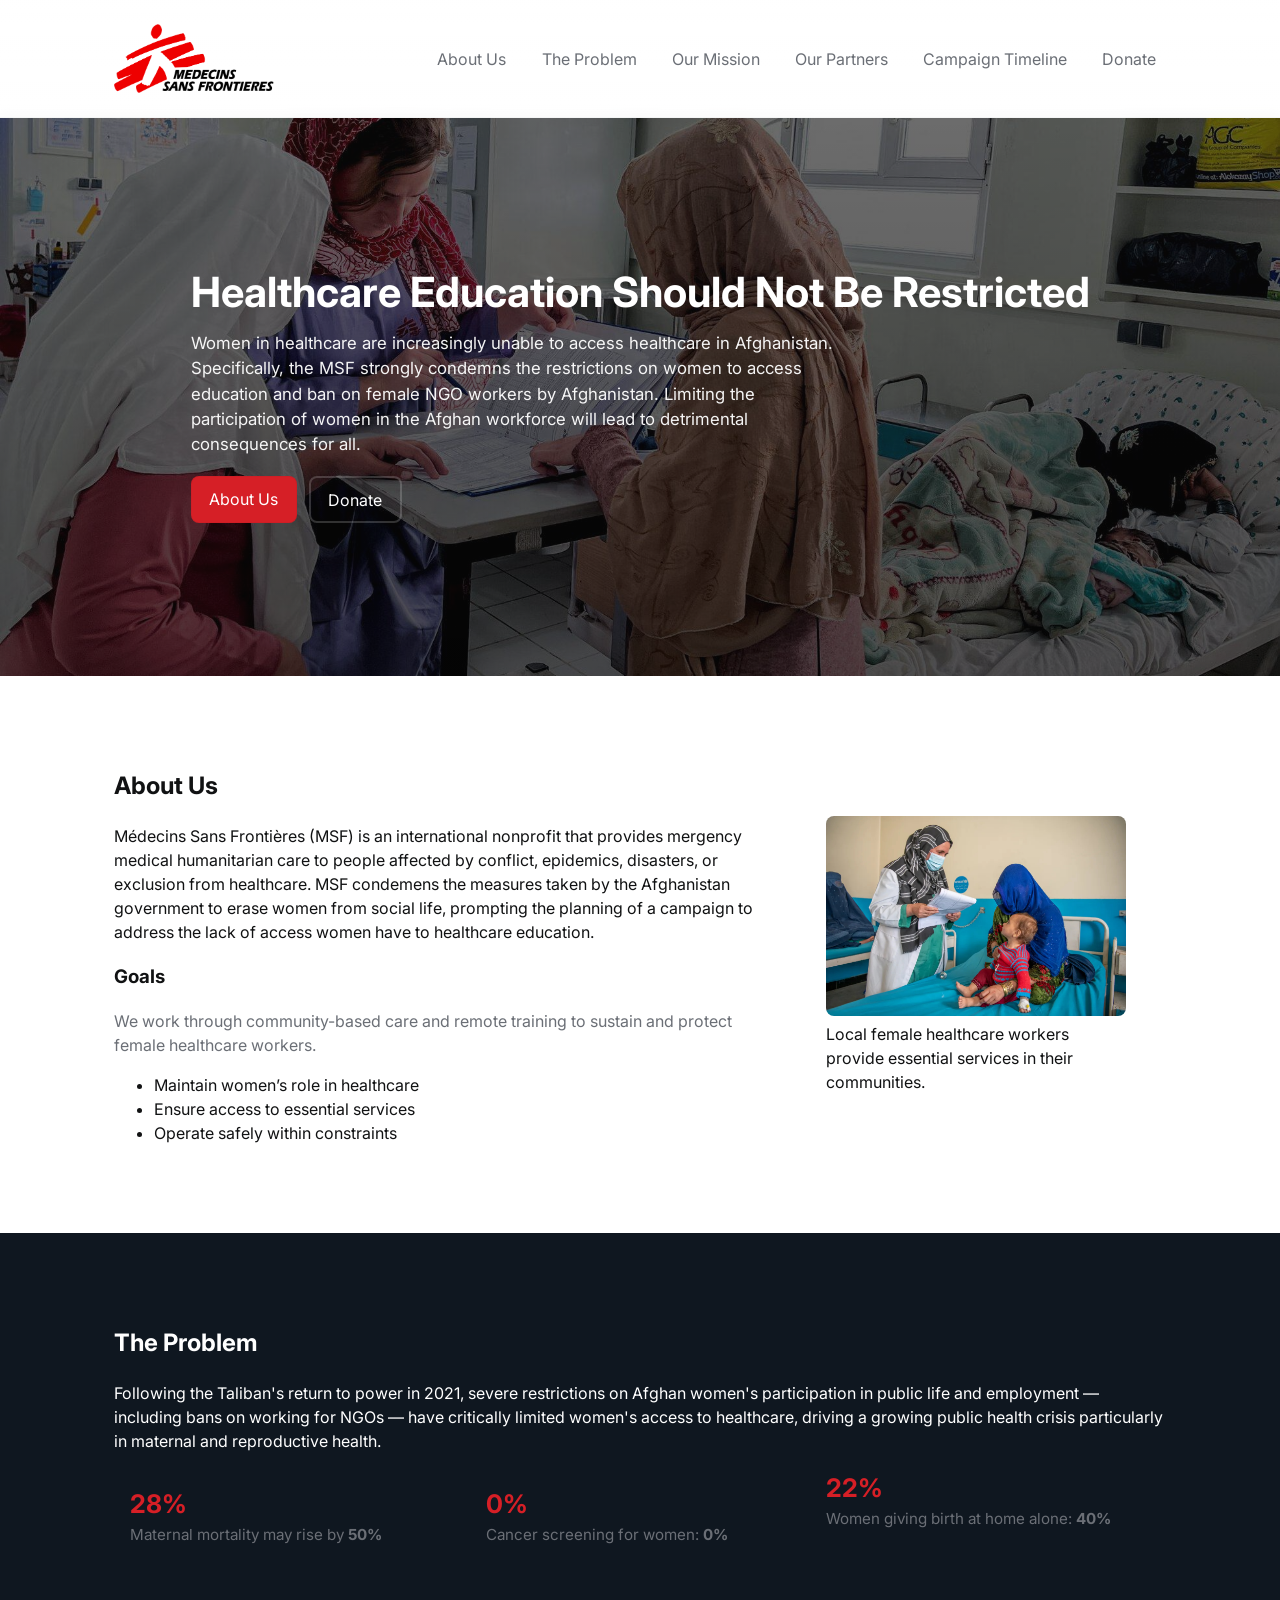
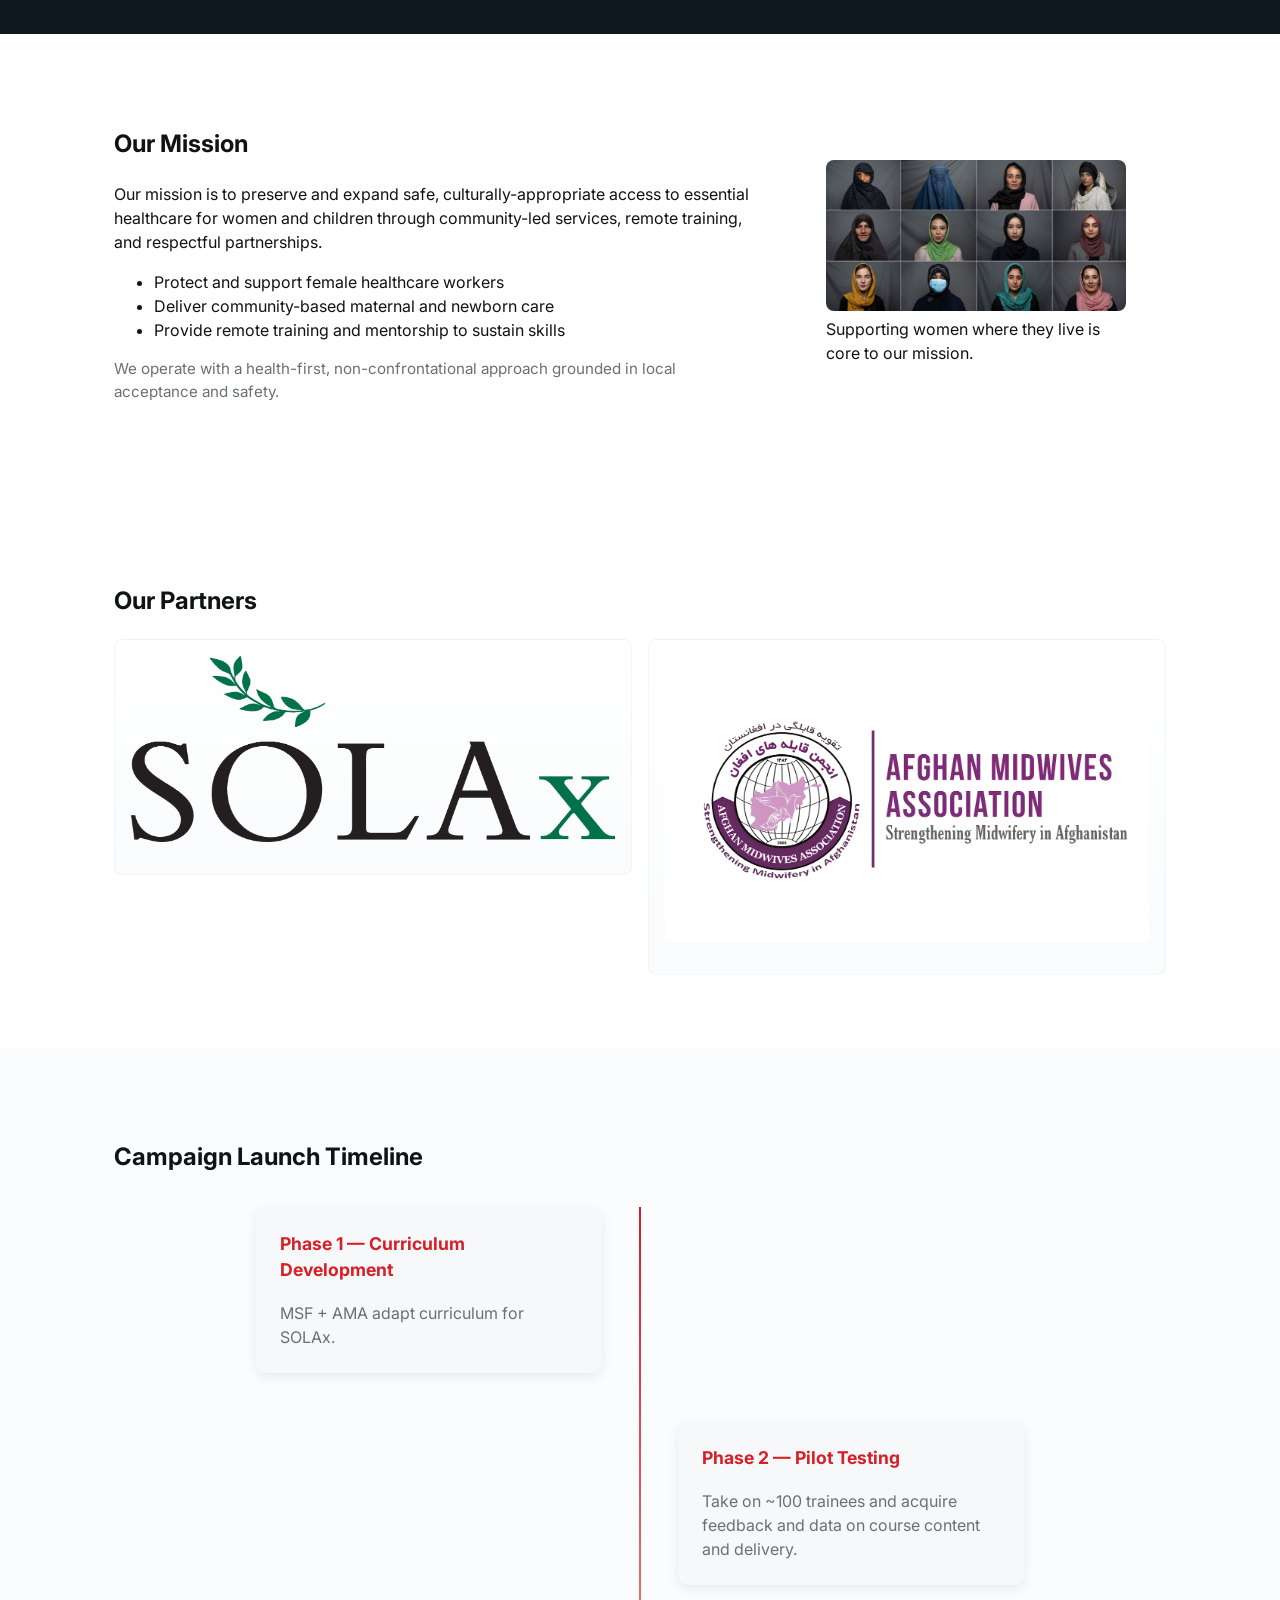
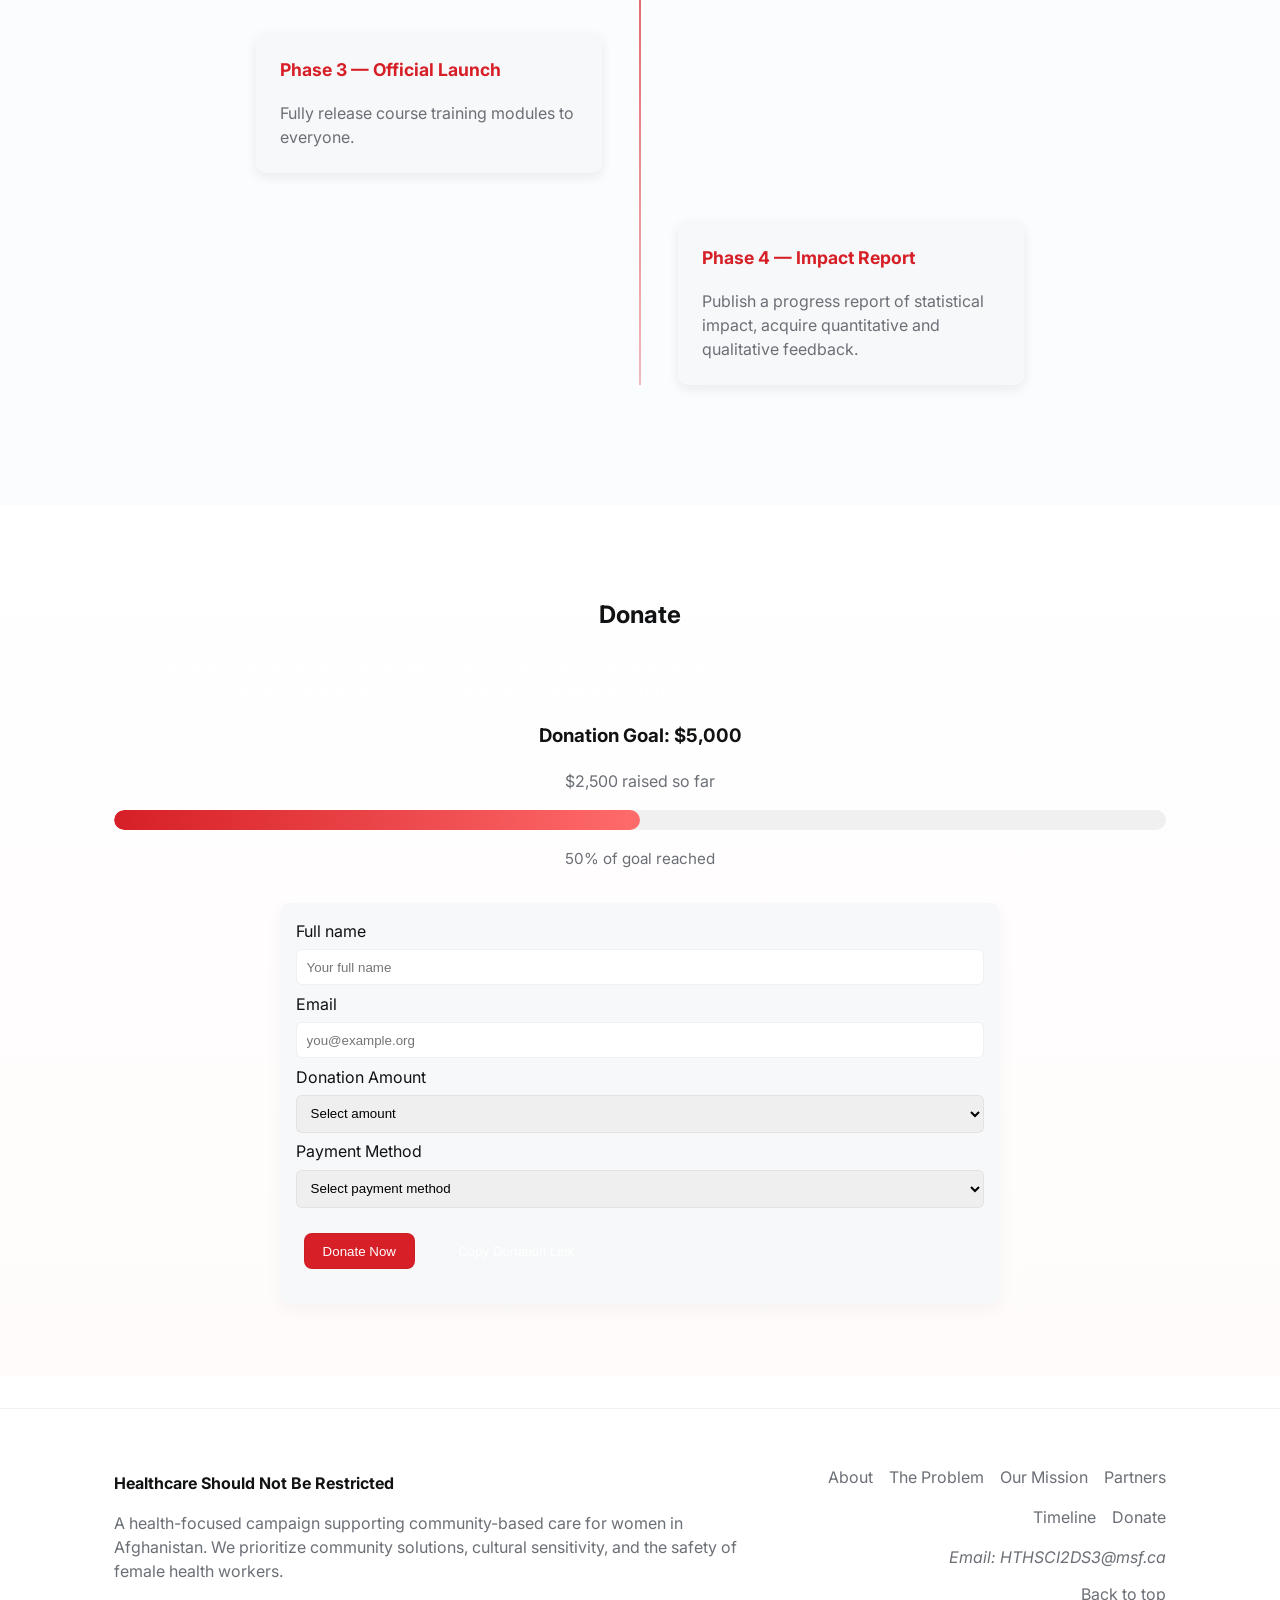
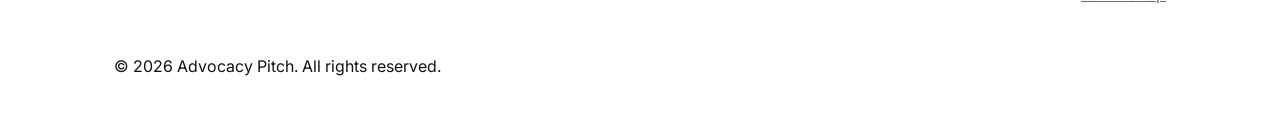
<file: index.html>
<!doctype html>
<html lang="en">
<head>
  <meta charset="utf-8" />
  <meta name="viewport" content="width=device-width, initial-scale=1" />
  <title>Healthcare Should Not Be Restricted — Campaign</title>
  <link rel="preconnect" href="https://fonts.gstatic.com" crossorigin>
  <link href="https://fonts.googleapis.com/css2?family=Inter:wght@300;400;600;700&display=swap" rel="stylesheet">
  <link rel="stylesheet" href="css/styles.css">
  <meta name="description" content="Campaign to support community-based healthcare for women in Afghanistan.">
</head>
<body>
  <header class="site-header" id="top">
    <nav class="nav container" aria-label="Main navigation">
      <a class="logo" href="#top">
        <!-- Replace with provided logo image (ensure the file exists at images/Médecins_Sans_Frontières_(logo).svg.png) -->
          <img src="images/Médecins_Sans_Frontières_(logo).svg.png" alt="Médecins Sans Frontières logo" class="logo-img" width="120" height="120">
          <!-- Visible text removed per request; keep accessible text for screen readers -->
          <span class="sr-only">Healthcare Campaign</span>
      </a>
      <button class="nav-toggle" aria-expanded="false" aria-controls="main-menu">Menu</button>
      <ul class="nav-menu" id="main-menu">
        <li><a href="#about">About Us</a></li>
        <li><a href="#problem">The Problem</a></li>
        <li><a href="#mission">Our Mission</a></li>
        <li><a href="#partners">Our Partners</a></li>
        <li><a href="#timeline">Campaign Timeline</a></li>
        <li><a href="#donate">Donate</a></li>
      </ul>
    </nav>
  </header>

  <main>
    <!-- HERO -->
    <section id="hero" class="hero" role="region" aria-labelledby="hero-heading">
      <!-- Large accessible hero image (replace URL with campaign-approved image) -->
      <div class="hero-media">
        <img src="images\MSB189448.jpg" class="hero-image" loading="eager">
        <div class="hero-overlay"></div>
      </div>
      <div class="container hero-content">
        <h1 id="hero-heading">Healthcare Education Should Not Be Restricted</h1>
        <p class="lead">Women in healthcare are increasingly unable to access healthcare in Afghanistan. Specifically, the MSF strongly condemns the restrictions on women to access education and ban on female NGO workers by Afghanistan. Limiting the participation of women in the Afghan workforce will lead to detrimental consequences for all.</p>
        <div class="hero-ctas">
          <a class="btn btn-primary" href="#about">About Us</a>
          <a class="btn btn-outline" href="#donate">Donate</a>
        </div>
      </div>
    </section>

    <!-- ABOUT -->
    <section id="about" class="section fade-up" aria-labelledby="about-heading">
      <div class="container two-col">
        <div>
          <h2 id="about-heading">About Us</h2>
          <p>Médecins Sans Frontières (MSF) is an international nonprofit that provides mergency medical humanitarian care to people affected by conflict, epidemics, disasters, or exclusion from healthcare. MSF condemens the measures taken by the Afghanistan government to erase women from social life, prompting the planning of a campaign to address the lack of access women have to healthcare education.</p>
          <h3>Goals</h3>
          <p class="muted">We work through community-based care and remote training to sustain and protect female healthcare workers.</p>
          <ul>
            <li>Maintain women’s role in healthcare</li>
            <li>Ensure access to essential services </li>
            <li>Operate safely within constraints</li>
          </ul>
        </div>
        <figure class="figure">
          <img src="images\Photo4-1695109866.jpg" alt="Community healthcare workers" loading="lazy">
          <figcaption>Local female healthcare workers provide essential services in their communities.</figcaption>
        </figure>
      </div>
    </section>

    <!-- THE PROBLEM -->
    <section id="problem" class="section section-dark fade-up" aria-labelledby="problem-heading">
      <div class="container">
        <h2 id="problem-heading">The Problem</h2>
        <p>Following the Taliban's return to power in 2021, severe restrictions on Afghan women's participation in public life and employment — including bans on working for NGOs — have critically limited women's access to healthcare, driving a growing public health crisis particularly in maternal and reproductive health.</p>
        <div class="stats grid stats--highlight">
          <div class="stat">
            <div class="stat-number" data-target="50">0%</div>
            <div class="stat-label">Maternal mortality may rise by <strong>50%</strong></div>
          </div>
          <div class="stat">
            <div class="stat-number" data-target="0">0%</div>
            <div class="stat-label">Cancer screening for women: <strong>0%</strong></div>
          </div>

          <div class="stt">
            <div class="stat-number" data-target="40">0%</div>
            <div class="stat-label">Women giving birth at home alone: <strong>40%</strong></div>
          </div>
        </div>
      </div>
    </section>

    <!-- OUR MISSION -->
    <section id="mission" class="section fade-up" aria-labelledby="mission-heading">
      <div class="container two-col">
        <div>
          <h2 id="mission-heading">Our Mission</h2>
          <p>Our mission is to preserve and expand safe, culturally-appropriate access to essential healthcare for women and children through community-led services, remote training, and respectful partnerships.</p>
          <ul>
            <li>Protect and support female healthcare workers</li>
            <li>Deliver community-based maternal and newborn care</li>
            <li>Provide remote training and mentorship to sustain skills</li>
          </ul>
          <p class="muted small">We operate with a health-first, non-confrontational approach grounded in local acceptance and safety.</p>
        </div>
        <figure class="figure">
          <img src="images/220915_afghan_women.jpg" loading="lazy">
          <figcaption>Supporting women where they live is core to our mission.</figcaption>
        </figure>
      </div>
    </section>

    <!-- PARTNERS -->
    <section id="partners" class="section fade-up" aria-labelledby="partners-heading">
      <div class="container">
        <h2 id="partners-heading">Our Partners</h2>
        <div class="grid partners">
          <div class="partner-card">
            <img src="images/Logo.webp" style="max-width:100%;height:auto;margin-bottom:.6rem">
          </div>
          <div class="partner-card">
            <img src="images/IMG_20240210_141724_968.jpg" alt="Partner logo placeholder" style="max-width:100%;height:auto;margin-bottom:.6rem">
          </div>
        </div>
      </div>
    </section>
    <!-- TIMELINE -->
    <section id="timeline" class="section section-alt fade-up" aria-labelledby="timeline-heading">
      <div class="container">
        <h2 id="timeline-heading">Campaign Launch Timeline</h2>
        <div class="timeline">
          <div class="timeline-item left">
            <div class="timeline-content">
              <h3>Phase 1 — Curriculum Development</h3>
              <p>MSF + AMA adapt curriculum for SOLAx.</p>
            </div>
          </div>
          <div class="timeline-item right">
            <div class="timeline-content">
              <h3>Phase 2 — Pilot Testing</h3>
              <p>Take on ~100 trainees and acquire feedback and data on course content and delivery.</p>
            </div>
          </div>
          <div class="timeline-item left">
            <div class="timeline-content">
              <h3>Phase 3 — Official Launch</h3>
              <p>Fully release course training modules to everyone.</p>
            </div>
          </div>
          <div class="timeline-item right">
            <div class="timeline-content">
              <h3>Phase 4 — Impact Report</h3>
              <p>Publish a progress report of statistical impact, acquire quantitative and qualitative feedback.</p>
            </div>
          </div>
        </div>
      </div>
    </section>
    <!-- DONATE -->
    <section id="donate" class="section fade-up cta" aria-labelledby="donate-heading">
      <div class="container">
        <h2 id="donate-heading">Donate</h2>
        <p class="lead">Your support helps us provide essential healthcare education and services to women in Afghanistan. Every contribution makes a difference.</p>
        <div class="donation-progress" style="margin-bottom:2rem;text-align:center;">
          <h3>Donation Goal: $5,000</h3>
          <p class="muted">$2,500 raised so far</p>
          <progress value="2500" max="5000" style="width:100%;height:20px;border-radius:10px;"></progress>
          <p class="muted small">50% of goal reached</p>
        </div>
        <div class="contact-grid" style="max-width:720px;margin:0 auto;text-align:left;">
          <form id="donate-form" class="card" aria-label="Donation form">
            <label for="name">Full name</label>
            <input id="name" name="name" type="text" required placeholder="Your full name" style="width:100%;padding:.6rem;margin:.4rem 0;border-radius:6px;border:1px solid rgba(16,24,32,0.06)">

            <label for="email">Email</label>
            <input id="email" name="email" type="email" required placeholder="you@example.org" style="width:100%;padding:.6rem;margin:.4rem 0;border-radius:6px;border:1px solid rgba(16,24,32,0.06)">

            <label for="amount">Donation Amount</label>
            <select id="amount" name="amount" required style="width:100%;padding:.6rem;margin:.4rem 0;border-radius:6px;border:1px solid rgba(16,24,32,0.06)">
              <option value="">Select amount</option>
              <option value="25">$25</option>
              <option value="50">$50</option>
              <option value="100">$100</option>
              <option value="250">$250</option>
              <option value="other">Other</option>
            </select>

            <label for="payment">Payment Method</label>
            <select id="payment" name="payment" required style="width:100%;padding:.6rem;margin:.4rem 0;border-radius:6px;border:1px solid rgba(16,24,32,0.06)">
              <option value="">Select payment method</option>
              <option value="credit">Credit Card</option>
              <option value="paypal">PayPal</option>
              <option value="bank">Bank Transfer</option>
            </select>

            <div style="display:flex;gap:.5rem;align-items:center;margin-top:.6rem;">
              <button class="btn btn-primary" type="submit">Donate Now</button>
              <button class="btn btn-outline" type="button" id="donate-copy">Copy Donation Link</button>
            </div>
            <div id="donate-feedback" aria-live="polite" style="margin-top:.6rem;color:var(--muted)"></div>
          </form>
        </div>
      </div>
    </section>
  </main>

    <footer class="site-footer">
    <div class="container footer-grid">
      <div class="footer-info">
        <strong>Healthcare Should Not Be Restricted</strong>
        <p class="muted">A health-focused campaign supporting community-based care for women in Afghanistan. We prioritize community solutions, cultural sensitivity, and the safety of female health workers.</p>
      </div>
      <div class="footer-contact">
        <nav aria-label="Footer navigation">
          <ul class="footer-links" style="margin:0;padding:0;display:flex;gap:1rem;flex-wrap:wrap;justify-content:flex-end;">
            <li><a href="#about">About</a></li>
            <li><a href="#problem">The Problem</a></li>
            <li><a href="#mission">Our Mission</a></li>
            <li><a href="#partners">Partners</a></li>
            <li><a href="#timeline">Timeline</a></li>
            <li><a href="#donate">Donate</a></li>
          </ul>
        </nav>
        <address class="muted" style="margin-top:.6rem">Email: HTHSCI2DS3@msf.ca</address>
        <div style="margin-top:.4rem">
          <a href="#top" class="muted">Back to top</a>
        </div>
      </div>
    </div>
    <div class="container copyright">© <span id="year"></span> Advocacy Pitch. All rights reserved.</div>
  </footer>

  <script src="js/script.js" defer></script>
</body>
</html>
</file>
<file: css/styles.css>
/* Minimal, modern NGO-style CSS */
:root{
  --bg:#ffffff;
  --text:#111213;
  --muted:#6b6f76;
  --accent:#d61f26; /* MSF-like red */
  --dark:#0f1720;
  --card:#f7f8f9;
  --max-width:1100px;
  --radius:8px;
}
*{box-sizing:border-box}
html,body{height:100%}
body{
  margin:0;font-family:Inter,system-ui,-apple-system,"Segoe UI",Roboto,"Helvetica Neue",Arial;
  color:var(--text);background:var(--bg);line-height:1.5;-webkit-font-smoothing:antialiased;
  scroll-behavior:smooth;
}
.container{max-width:var(--max-width);margin:0 auto;padding:1.5rem}
.site-header{position:sticky;top:0;background:linear-gradient(180deg,rgba(255,255,255,0.92),rgba(255,255,255,0.7));backdrop-filter:saturate(120%) blur(6px);z-index:60;border-bottom:1px solid rgba(16,24,32,0.04)}
.nav{display:flex;align-items:center;gap:1rem;justify-content:space-between}
.logo{display:flex;align-items:center;gap:.6rem;font-weight:700;color:var(--dark);text-decoration:none}
.logo-svg{flex:0 0 auto;border-radius:6px}
.logo-img{width:160px;height:auto;border-radius:6px;display:block;flex:0 0 auto;object-fit:contain}
.logo-text{font-weight:700;color:var(--dark);font-size:1rem}

/* Screen-reader only (keep content available to assistive tech but visually hidden) */
.sr-only{position:absolute!important;width:1px;height:1px;padding:0;margin:-1px;overflow:hidden;clip:rect(0,0,0,0);white-space:nowrap;border:0}
.nav-toggle{display:none;background:none;border:1px solid transparent;padding:.4rem .6rem;border-radius:6px}
.nav-menu{display:flex;list-style:none;gap:1rem;margin:0;padding:0}
.nav-menu a{color:var(--muted);text-decoration:none;padding:.5rem .6rem;border-radius:6px;transition:color 0.3s ease}
.nav-menu a:hover{color:var(--dark);background:rgba(214,31,38,0.05)}

/* Hero */
.hero{min-height:62vh;display:grid;align-items:center;color:#fff;position:relative;overflow:hidden}
.hero-media{position:absolute;inset:0;z-index:0;overflow:hidden}
.hero-image{width:100%;height:100%;object-fit:cover;display:block;filter:grayscale(.02) contrast(.9) brightness(.6)}
.hero-overlay{position:absolute;inset:0;background:linear-gradient(180deg,rgba(0,0,0,0.25),rgba(0,0,0,0.45));z-index:1}
.hero-content{position:relative;z-index:2;padding:3rem 1.5rem}
.hero h1{font-size:clamp(1.6rem,3.6vw,2.6rem);margin:0 0 .6rem;line-height:1.05}
.lead{font-size:1.05rem;color:rgba(255,255,255,0.95);max-width:60ch}
.hero-ctas{margin-top:1.2rem;display:flex;gap:.75rem}
.btn{display:inline-block;padding:.6rem 1.1rem;border-radius:8px;text-decoration:none;border:1px solid transparent;background:transparent;color:var(--text);cursor:pointer;transition:all 0.3s ease}
.btn:hover{transform:scale(1.05)}
.btn-primary{background:var(--accent);color:#fff;border-color:rgba(0,0,0,0.04)}
.btn-primary:hover{background:#c2181f}
.btn-outline{background:transparent;border:2px solid rgba(255,255,255,0.18);color:#fff}
.btn-outline:hover{background:rgba(255,255,255,0.1)}

/* Sections */
.section{padding:3rem 0}
.section-dark{background:var(--dark);color:#fff}
.section-alt{background:#fbfcfd}
.two-col{display:grid;grid-template-columns:1fr 380px;gap:2rem;align-items:center}
.figure img{width:100%;height:auto;border-radius:8px}
.muted{color:var(--muted)}
.small{font-size:.95rem}

/* Cards & grid */
.grid{display:grid;gap:1rem;grid-template-columns:repeat(auto-fit,minmax(220px,1fr));align-items:start}
.card{background:var(--card);padding:1rem;border-radius:10px;box-shadow:0 6px 18px rgba(17,24,32,0.04);transition:transform 0.3s ease, box-shadow 0.3s ease}
.card:hover{transform:translateY(-4px);box-shadow:0 12px 24px rgba(17,24,32,0.08)}
.card h3{margin-top:0}

.stats{margin-top:1rem}
.stat{padding:1rem;border-radius:10px;background:transparent;color:#fff;transition:transform 0.3s ease}
.stats--highlight .stat{background:transparent}
.stat:hover{transform:scale(1.05)}
.stat-number{font-size:1.6rem;font-weight:700;color:var(--accent);transition:color 0.3s ease}
.stat-number:hover{color:#ff4757}
.stat-label{font-size:.95rem;color:var(--muted)}

.partners{grid-template-columns:repeat(2,minmax(160px,1fr))}
.partner-card{background:linear-gradient(180deg,#fff,#fafbfc);padding:1rem;border-radius:8px;border:1px solid rgba(16,24,32,0.04);transition:transform 0.3s ease, box-shadow 0.3s ease}
.partner-card:hover{transform:translateY(-2px);box-shadow:0 8px 16px rgba(17,24,32,0.06)}

/* CTA */
.cta{background:linear-gradient(180deg,#fff, #fffbfb);text-align:center}
.cta .btn{margin:.5rem}

/* Donation Progress */
.donation-progress progress {
  -webkit-appearance: none;
  appearance: none;
  width: 100%;
  height: 20px;
  border-radius: 10px;
  background-color: #f0f0f0;
  overflow: hidden;
}
.donation-progress progress::-webkit-progress-bar {
  background-color: #f0f0f0;
  border-radius: 10px;
}
.donation-progress progress::-webkit-progress-value {
  background: linear-gradient(90deg, var(--accent), #ff6b6b);
  border-radius: 10px;
}
.donation-progress progress::-moz-progress-bar {
  background: linear-gradient(90deg, var(--accent), #ff6b6b);
  border-radius: 10px;
}

/* Footer */
.site-footer{border-top:1px solid rgba(16,24,32,0.06);padding:2rem 0;background:#fff;margin-top:2rem}
.footer-grid{display:flex;justify-content:space-between;gap:1rem;align-items:center}
.site-footer .footer-info{max-width:60%}
.site-footer .footer-contact{display:flex;flex-direction:column;gap:.4rem;align-items:flex-end}
.footer-links{list-style:none;display:flex;gap:1rem;padding:0;margin:0}
.footer-links a{text-decoration:none;color:var(--muted)}

/* Timeline */
.timeline{position:relative;max-width:800px;margin:2rem auto;padding:0 1rem}
.timeline::before{content:'';position:absolute;left:50%;top:0;bottom:0;width:2px;background:linear-gradient(to bottom, var(--accent), rgba(214,31,38,0.3));transform:translateX(-50%)}
.timeline-item{position:relative;margin-bottom:3rem;opacity:0;transform:translateY(30px);transition:all 0.6s ease}
.timeline-item.in-view{opacity:1;transform:translateY(0)}
.timeline-item::before{content:'';position:absolute;left:50%;top:1rem;width:12px;height:12px;background:var(--accent);border-radius:50%;border:3px solid #fff;box-shadow:0 0 0 3px rgba(214,31,38,0.2);transform:translateX(-50%);z-index:1;display:none}
.timeline-content{background:var(--card);padding:1.5rem;border-radius:10px;box-shadow:0 4px 12px rgba(17,24,32,0.08);position:relative}
.timeline-content::before{content:'';position:absolute;top:1rem;width:0;height:0;border:8px solid transparent;border-right-color:var(--card);left:-8px}
.timeline-item.right .timeline-content::before{left:auto;right:-8px;border-right-color:transparent;border-left-color:var(--card)}
.timeline-item.left{width:45%;margin-right:55%}
.timeline-item.right{width:45%;margin-left:55%;margin-right:0}
.timeline-content h3{margin-top:0;color:var(--accent);font-size:1.1rem}
.timeline-content p{margin-bottom:0;color:var(--muted)}

/* Enhanced animations */
@keyframes slideInLeft{from{opacity:0;transform:translateX(-50px)}to{opacity:1;transform:translateX(0)}}
@keyframes slideInRight{from{opacity:0;transform:translateX(50px)}to{opacity:1;transform:translateX(0)}}
.timeline-item.left.in-view{animation:slideInLeft 0.6s ease forwards}
.timeline-item.right.in-view{animation:slideInRight 0.6s ease forwards}

/* Hover effects */
.timeline-item:hover .timeline-content{transform:scale(1.02);transition:transform 0.3s ease}
.timeline-item:hover::before{background:#fff;border-color:var(--accent);transform:translateX(-50%) scale(1.2);transition:all 0.3s ease}

/* Responsive */
@media (max-width:880px){
  .two-col{grid-template-columns:1fr}
  .hero{min-height:56vh}
  .nav-toggle{display:inline-block}
  .nav-menu{position:absolute;right:1rem;top:64px;background:#fff;padding:1rem;border-radius:8px;box-shadow:0 6px 24px rgba(2,6,23,0.08);flex-direction:column;display:none}
  .nav-menu.show{display:flex}
}
/* Responsive logo caps */
@media (max-width:1200px){
  .logo-img{width:120px}
}
@media (max-width:880px){
  .logo-img{width:88px}
}
@media (max-width:520px){
  .logo-img{width:64px}
}
@media (max-width:880px){
  .site-footer .footer-info{max-width:100%}
  .site-footer .footer-contact{align-items:flex-start}
  .footer-grid{flex-direction:column;align-items:flex-start}
}
@media (max-width:520px){
  .hero h1{font-size:1.35rem}
}
</file>
